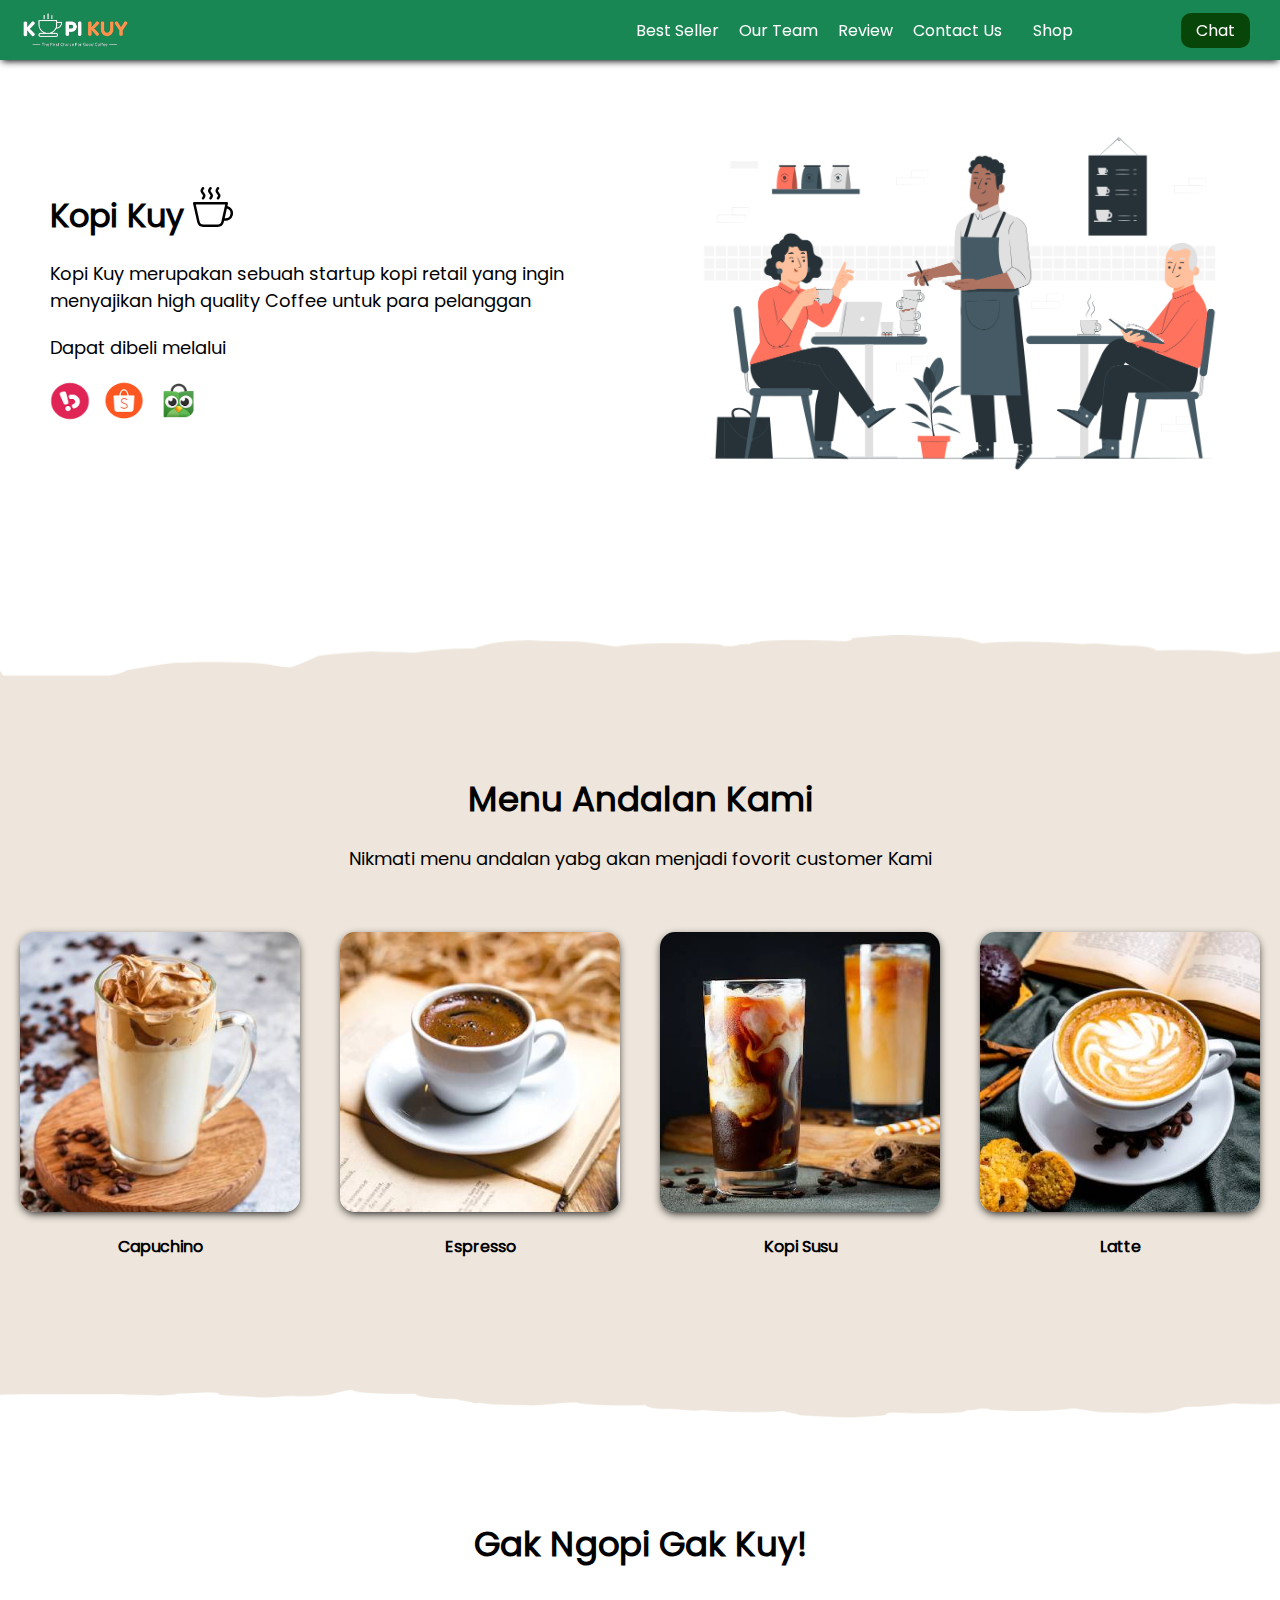
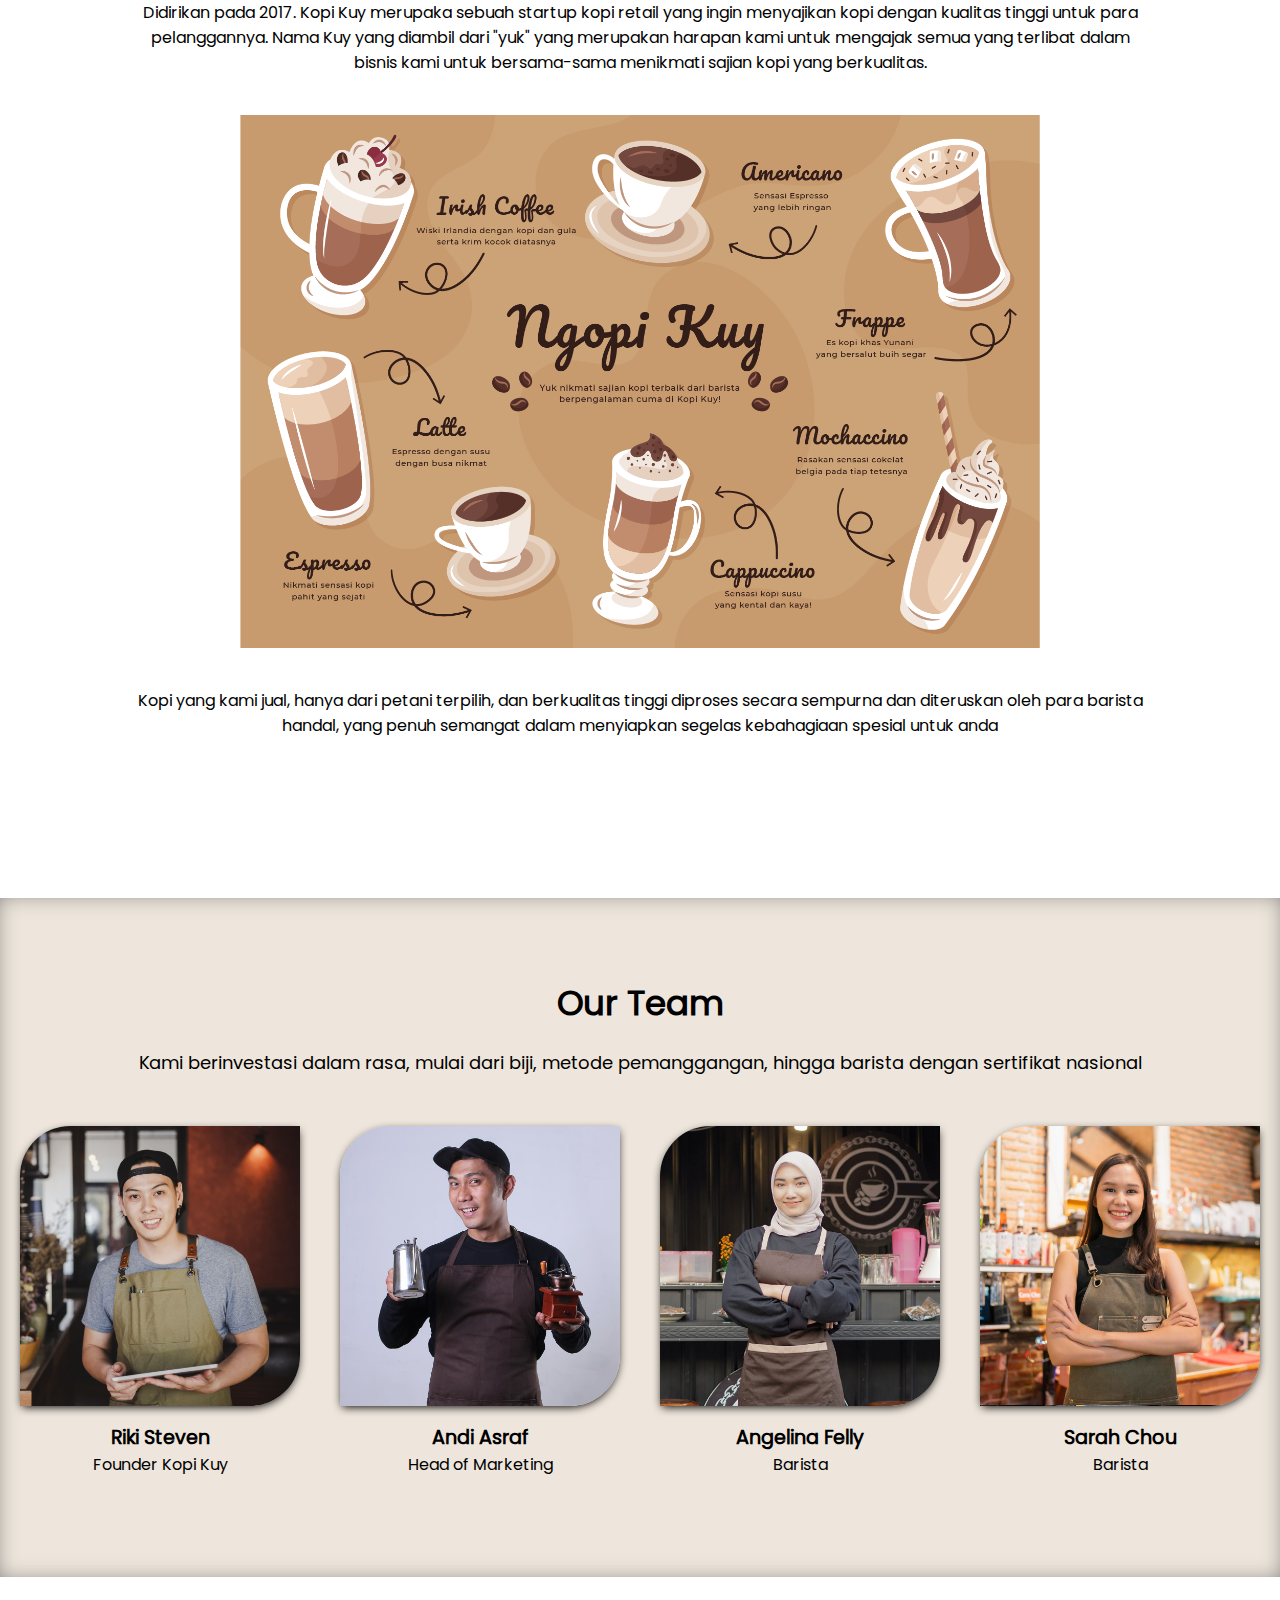
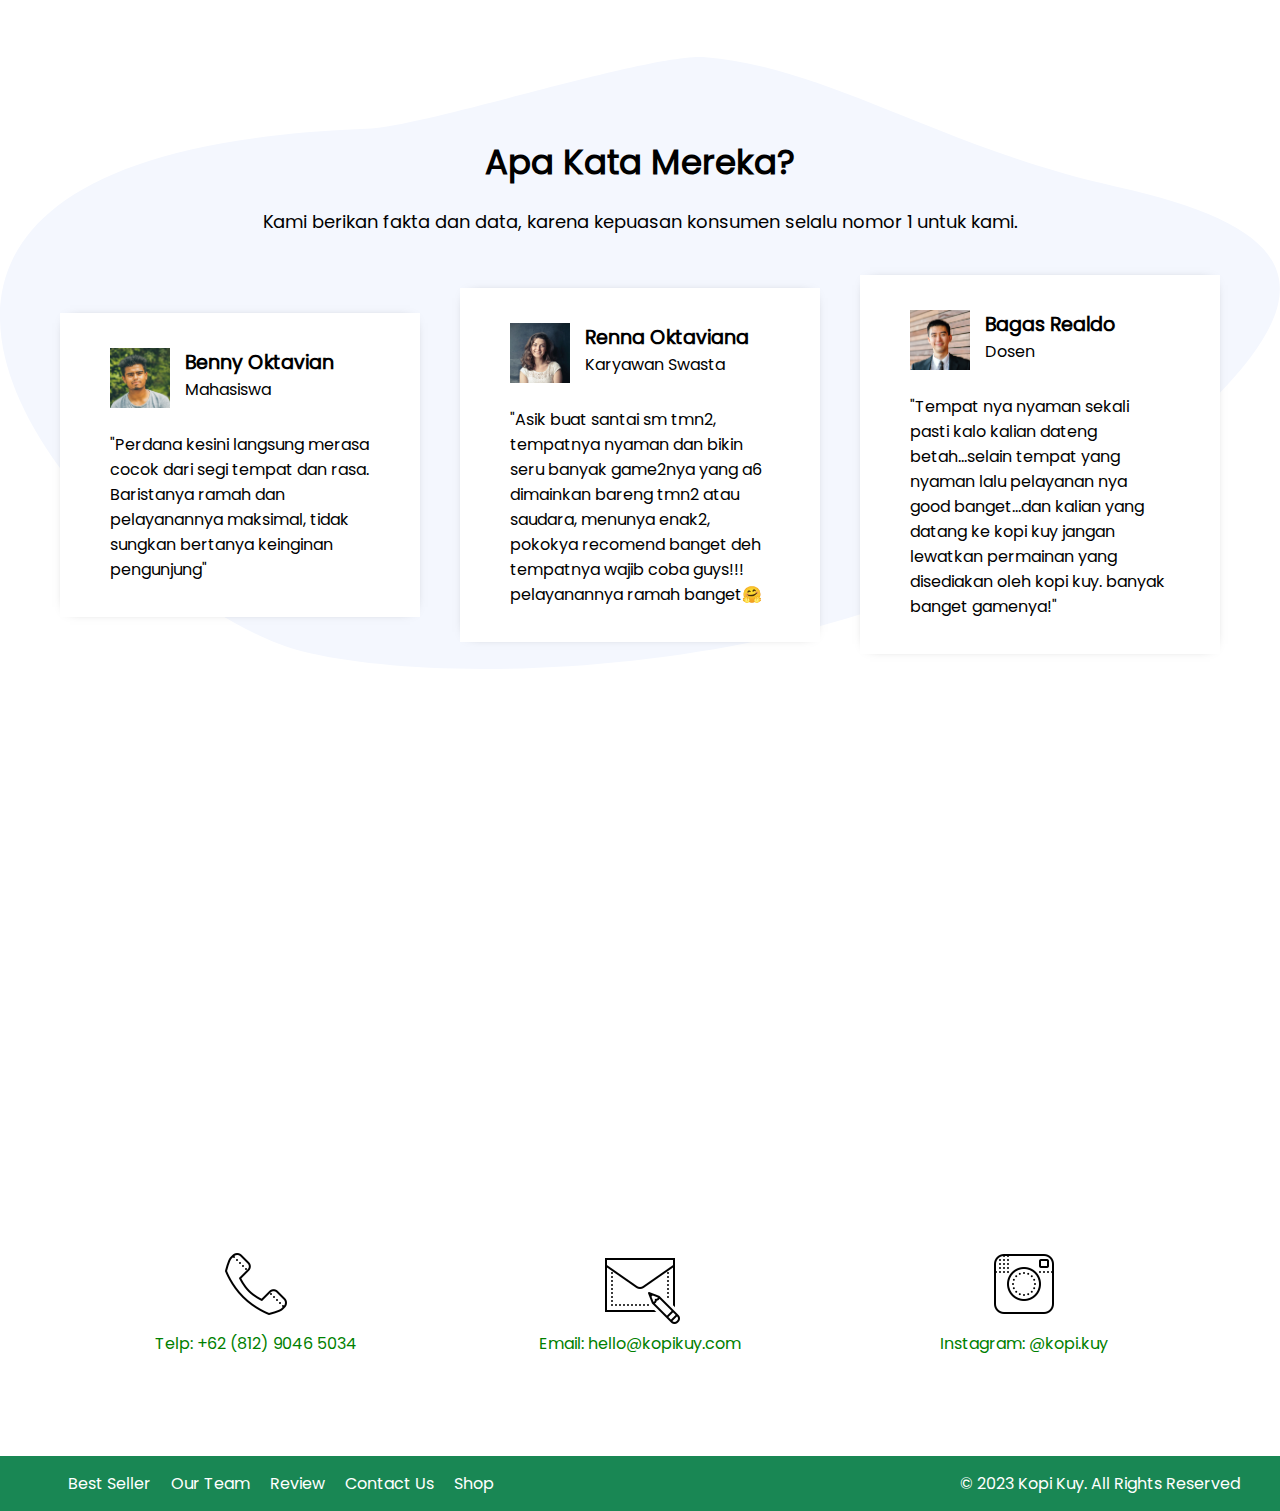
<file: index.html>
<!DOCTYPE html>
<html lang="id">
  <head>
    <meta charset="UTF-8" />
    <meta http-equiv="X-UA-Compatible" content="IE=edge" />
    <meta name="viewport" content="width=device-width, initial-scale=1.0" />
    <link rel="shortcut icon" href="images/favicon.ico" type="image/x-icon" />
    <title>Website Kopi Kuy</title>
    <link rel="stylesheet" href="css/style.css" />
  </head>

  <body>
    <nav>
      <img class="logo" src="images/logo/logo_kuy.png" />
      <div class="navigasi">
        <a href="#best-seller">Best Seller</a>
        <a href="#our-team">Our Team</a>
        <a href="#review">Review</a>
        <a href="#contact-us">Contact Us</a>
      </div>
      <a class="shop" href="produk.html">Shop</a>
      <a
        class="chat"
        href="https://wa.me/628123456?text=Saya ingin bertanya"
        target="_blank"
        >Chat</a
      >
    </nav>
    <header>
      <div class="kiri">
        <h1 id="h1_website">
          Kopi Kuy
          <img src="images/icon/icon_kopi.svg" alt="logo kopi" />
        </h1>
        <p>
          Kopi Kuy merupakan sebuah startup kopi retail yang ingin menyajikan
          high quality Coffee untuk para pelanggan
        </p>
        <p>Dapat dibeli melalui</p>
        <div class="olshop">
          <img src="images/logo/logo_bukalapak.png" alt="logo bukalapak" />
          <img src="images/logo/logo_shopee.png" alt="logo shopee" />
          <img src="images/logo/logo_tokopedia.png" alt="logo tokopedia" />
        </div>
      </div>
      <div class="kanan">
        <img src="images/header/header2.png" alt="gambar header" />
      </div>
    </header>
    <main>
      <section class="best-seller" id="best-seller">
        <h2>Menu Andalan Kami</h2>
        <p>Nikmati menu andalan yabg akan menjadi fovorit customer Kami</p>
        <div class="produk">
          <img src="images/produk/product_capuchino.jpg" alt="Capuchino" />
          <p>Capuchino</p>
        </div>
        <div class="produk">
          <img src="images/produk/product_espresso.jpg" alt="Espresso" />
          <p>Espresso</p>
        </div>
        <div class="produk">
          <img src="images/produk/product_kopi_susu.jpg" alt="Kopi Susu" />
          <p>Kopi Susu</p>
        </div>
        <div class="produk">
          <img src="images/produk/product_latte.jpg" alt="Latte" />
          <p>Latte</p>
        </div>
      </section>
      <section class="about-us" id="about-us">
        <h2>Gak Ngopi Gak Kuy!</h2>
        <p>
          Didirikan pada 2017. Kopi Kuy merupaka sebuah startup kopi retail yang
          ingin menyajikan kopi dengan kualitas tinggi untuk para pelanggannya.
          Nama Kuy yang diambil dari "yuk" yang merupakan harapan kami untuk
          mengajak semua yang terlibat dalam bisnis kami untuk bersama-sama
          menikmati sajian kopi yang berkualitas.
        </p>
        <img src="images/about-us/aset_kopi_jumbo.png" alt="Asset Kopi" />
        <p>
          Kopi yang kami jual, hanya dari petani terpilih, dan berkualitas
          tinggi diproses secara sempurna dan diteruskan oleh para barista
          handal, yang penuh semangat dalam menyiapkan segelas kebahagiaan
          spesial untuk anda
        </p>
      </section>
      <section class="our-team" id="our-team">
        <h2>Our Team</h2>
        <p>
          Kami berinvestasi dalam rasa, mulai dari biji, metode pemanggangan,
          hingga barista dengan sertifikat nasional
        </p>
        <div class="team">
          <img src="images/team/team1.jpg" alt="Team 1" />
          <h3>Riki Steven</h3>
          <p>Founder Kopi Kuy</p>
        </div>
        <div class="team">
          <img src="images/team/team2.jpg" alt="Team 2" />
          <h3>Andi Asraf</h3>
          <p>Head of Marketing</p>
        </div>
        <div class="team">
          <img src="images/team/team3.jpg" alt="Team 3" />
          <h3>Angelina Felly</h3>
          <p>Barista</p>
        </div>
        <div class="team">
          <img src="images/team/team4.jpg" alt="Team 4" />
          <h3>Sarah Chou</h3>
          <p>Barista</p>
        </div>
      </section>
      <section class="review" id="review">
        <h2>Apa Kata Mereka?</h2>
        <p>
          Kami berikan fakta dan data, karena kepuasan konsumen selalu nomor 1
          untuk kami.
        </p>
        <div class="testimoni">
          <img src="images/customer/customer1.jpg" alt="Customer Testimonial" />
          <div class="profile">
            <h3>Benny Oktavian</h3>
            <p>Mahasiswa</p>
          </div>
          <p>
            "Perdana kesini langsung merasa cocok dari segi tempat dan rasa.
            Baristanya ramah dan pelayanannya maksimal, tidak sungkan bertanya
            keinginan pengunjung"
          </p>
        </div>
        <div class="testimoni">
          <img src="images/customer/customer2.jpg" alt="Customer Testimonial" />
          <div class="profile">
            <h3>Renna Oktaviana</h3>
            <p>Karyawan Swasta</p>
          </div>
          <p>
            "Asik buat santai sm tmn2, tempatnya nyaman dan bikin seru banyak
            game2nya yang a6 dimainkan bareng tmn2 atau saudara, menunya enak2,
            pokokya recomend banget deh tempatnya wajib coba guys!!!
            pelayanannya ramah banget🤗
          </p>
        </div>
        <div class="testimoni">
          <img src="images/customer/customer3.jpg" alt="Customer Testimonial" />
          <div class="profile">
            <h3>Bagas Realdo</h3>
            <p>Dosen</p>
          </div>
          <p>
            "Tempat nya nyaman sekali pasti kalo kalian dateng betah...selain
            tempat yang nyaman lalu pelayanan nya good banget...dan kalian yang
            datang ke kopi kuy jangan lewatkan permainan yang disediakan oleh
            kopi kuy. banyak banget gamenya!"
          </p>
        </div>
      </section>
      <section class="contact-us" id="contact-us">
        <iframe
          src="https://www.google.com/maps/embed?pb=!1m14!1m8!1m3!1d7932.741866032694!2d106.668581!3d-6.214715!3m2!1i1024!2i768!4f13.1!3m3!1m2!1s0x2e69f9912c7f297b%3A0xe5a3a671dae861ab!2sKopi%20kuy!5e0!3m2!1sid!2sid!4v1680617229460!5m2!1sid!2sid"
          allowfullscreen=""
          loading="lazy"
          referrerpolicy="no-referrer-when-downgrade"></iframe>
        <div class="kontak">
          <img src="images/icon/icon_phone.png" alt="Telpon" />
          <p>Telp: +62 (812) 9046 5034</p>
        </div>
        <div class="kontak">
          <img src="images/icon/icon_mail.png" alt="Email" />
          <p>Email: hello@kopikuy.com</p>
        </div>
        <div class="kontak">
          <img src="images/icon/icon_instagram.png" alt="Instagram" />
          <p>Instagram: @kopi.kuy</p>
        </div>
      </section>
      <footer>
        <div class="navigasi">
          <a href="#best-seller">Best Seller</a>
          <a href="#our-team">Our Team</a>
          <a href="#review">Review</a>
          <a href="#contact-us">Contact Us</a>
          <a href="produk.html">Shop</a>
        </div>
        <p>© 2023 Kopi Kuy. All Rights Reserved</p>
      </footer>
    </main>
    <script src="js/jquery-3.6.3.min.js"></script>
  </body>
</html>
</file>
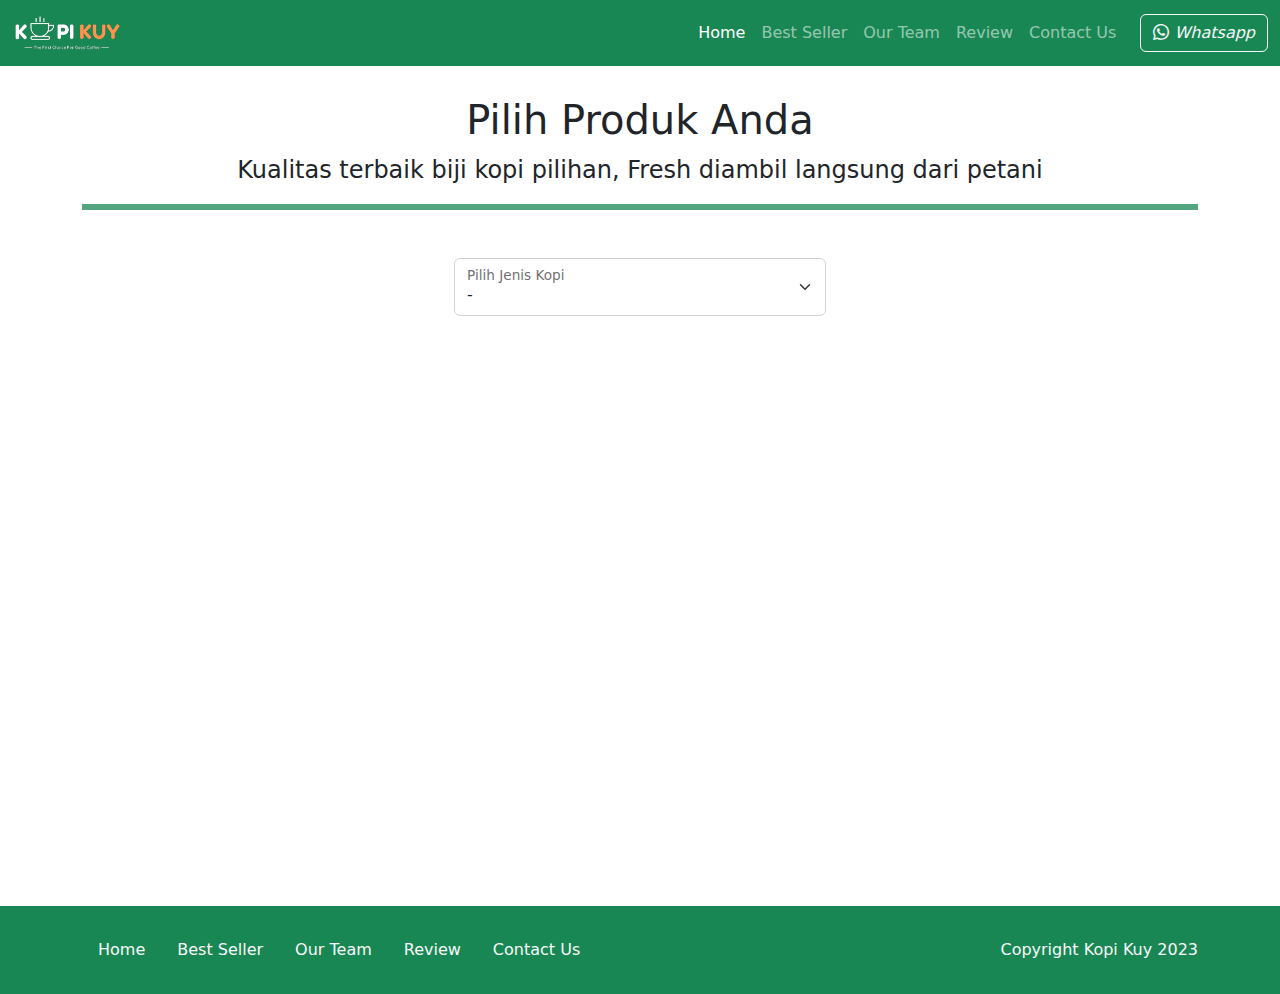
<file: produk.html>
<!DOCTYPE html>
<html lang="id">
<head>
    <meta charset="UTF-8" />
    <meta http-equiv="X-UA-Compatible" content="IE=edge" />
    <meta name="viewport" content="width=device-width, initial-scale=1.0" />
    <link rel="shortcut icon" href="images/favicon/favicon.ico" type="image/x-icon" />
    <title>Produk</title>
    <link rel="shortcut icon" href="images/favicon.ico" type="image/x-icon" />
    <link rel="stylesheet" href="vendor/bootstrap/bootstrap.min.css" />
    <link rel="stylesheet" href="vendor/bootstrap/bootstrap-icons.css" />
    <script src="https://code.jquery.com/jquery-3.6.4.min.js"></script>
    <script src="vendor/bootstrap/bootstrap.bundle.min.js"></script>
    <script src="js/jquery-3.6.3.min.js"></script>
</head>
<body>
      <nav class="navbar navbar-expand-lg bg-success navbar-dark w-100 fixed-top">
      <div class="container-fluid">
        <a class="navbar-brand" href="#">
          <img class="logo" src="images/logo/logo_kuy.png" height="40" />
        </a>
        <button class="navbar-toggler" type="button" data-bs-toggle="collapse" data-bs-target="#navbarSupportedContent" aria-controls="navbarSupportedContent" aria-expanded="false" aria-label="Toggle navigation">
          <span class="navbar-toggler-icon"></span>
        </button>
        <div class="collapse navbar-collapse" id="navbarSupportedContent">
          <ul class="navbar-nav ms-auto me-3 mb-2 mb-lg-0">
            <li class="nav-item">
              <a class="nav-link active" aria-current="page" href="index.html">Home</a>
            </li>
            <li class="nav-item">
              <a class="nav-link" href="index.html#best-seller">Best Seller</a>
            </li>
            <li class="nav-item">
              <a class="nav-link" href="index.html#our-team">Our Team</a>
            </li>
            <li class="nav-item">
              <a class="nav-link" href="index.html#review">Review</a>
            </li>
            <li class="nav-item">
              <a class="nav-link" href="index.html#contact-us">Contact Us</a>
            </li>
          </ul><a class="btn btn-outline-light" href="https://wa.me/6281290465034" target="_blank"><i class="bi bi-whatsapp"> Whatsapp</i></a>
        </div>
      </div>
    </nav>
    <section class="produk text-center my-5 py-5">
      <div class="container">
        <h1>Pilih Produk Anda</h1>
        <p class="fs-4">Kualitas terbaik biji kopi pilihan, Fresh diambil langsung dari petani</p>
        <hr class="border border-success border-3 opacity-75" />
        <div class="form-floating col-md-4 mx-auto my-5">
          <select class="form-select" id="select_kopi">
            <option selected disabled>-</option>
            <option value="arabica">Arabica</option>
            <option value="robusta">Robusta</option>
            <option value="nonkopi">Nonkopi</option>
          </select>
          <label for="select_kopi">Pilih Jenis Kopi</label>
        </div>
        <div id="baris_produk" class="row row-cols-1 row-cols-md-2 row-cols-lg-4"></div>
      </div>
    </section>
    <footer class="bg-success py-4">
      <div class="container">
        <div class="row align-items-center">
          <div class="col-md-8">
            <ul class="nav">
              <li class="nav-item">
                <a class="nav-link link-light active" aria-current="page" href="index.html">Home</a>
              </li>
              <li class="nav-item">
                <a class="nav-link link-light" href="index.html#best-seller">Best Seller</a>
              </li>
              <li class="nav-item">
                <a class="nav-link link-light" href="index.html#our-team">Our Team</a>
              </li>
              <li class="nav-item">
                <a class="nav-link link-light" href="index.html#review">Review</a>
              </li>
              <li class="nav-item">
                <a class="nav-link link-light" href="index.html#contact-us">Contact Us</a>
              </li>
            </ul>
          </div>
          <div class="col-md-4 text-light text-end">Copyright Kopi Kuy 2023</div>
        </div>
      </div>
    </footer>
    <script>
      var sumber = "https://rikikurnia.com/prakerja/api/kopi";
      var sumber2 = "data.json";
      
      select_kopi.onchange = function () {
          var dipilih = select_kopi.value;
          console.log(dipilih);
          ambilData(dipilih);
      }
      
      function ambilData(dipilih) {
          var template = '';
          Promise.all([
              $.getJSON(sumber),
              $.getJSON(sumber2)
          ]).then(function (results) {
              var data1 = results[0];
              var data2 = results[1];
      
              var data_kopi1 = data1[dipilih] || [];
              var data_kopi2 = data2[dipilih] || [];
              var data_kopi = data_kopi1.concat(data_kopi2);
      
              data_kopi.forEach(item => {
                  template += `<div class="col mb-4">
                      <div class="card">
                          <img src="${item.foto}" class="card-img-top" alt="...">
                          <div class="card-body">
                              <h5 class="card-title">${item.nama}</h5>
                              <div class="row hargasize my-4">
                                  <div class="col">
                                      ${item.size}
                                  </div>
                                  <div class="col">
                                      ${item.harga}
                                  </div>
                              </div>
                              <a href="${item.link}" class="btn btn-success w-100"><i class="bi bi-cart4"></i> Beli</a>

                          </div>
                      </div>
                  </div>`;
              });
      
              baris_produk.innerHTML = template;
          }).catch(function (error) {
              console.error("Permintaan Gagal: " + error);
          });
      }
    </script>
  </body>
</html>
</file>
<file: css/style.css>
/* Kode * di bawah ini untuk mereset tampilan setiap web browser supaya seragam */

* {
  box-sizing: border-box;
  margin: 0;
  padding: 0;
}

html {
  /* scroll-behavior: smooth agar scroll ketika klik pada navigasi menjadi halus */
  scroll-behavior: smooth;
}

/* 
Kode di bawah ini untuk mengatur nav sampai footer agar memiliki tampilan flexibel
selengkapnya akan di bahas di hari ke 3
*/

nav,
header,
section,
footer {
  /* 
      display: flex memiliki pengaturan yang dapat mengatur agar elemen
      di dalamnya memiliki ukuran yang fleksibel
      digunakan saat ada elemen yang isinya lebih dari satu kolom
   */
  display: flex;
  /* 
      align-items: center mengatur elemen di dalamnya rata tengah vertikal
   */
  align-items: center;

  /* 
      justify-content: center mengatur elemen di dalamnya rata tengah horizontal
   */
  justify-content: center;

  /* 
      flex-wrap: wrap mengatur agar jika lebar elemen berlebih, maka elemen
      akan otomatis diletakan di baris baru (tidak dipaksakan di satu baris)
   */
  flex-wrap: wrap;
}

/* 
Kode @font-face untuk menginstall font ke dalam Website 
src adalah untuk lokasi fontnya, font dapat di cari di website https://fonts.google.com/
dengan memberi nama family, maka kita mendaftarkan font tersebut ke dalam website
*/

@font-face {
  src: url(../fonts/poppins.woff2);
  font-family: "Poppins";
}

body {
  /* 
   mendaftarkan semua teks pada body menjadi family Poppins 
   kenapa pada body? karena elemen body membungkus semua elemen dari nav section sampai footer
   */
  font-family: "Poppins";
}

/*
Misalnya ada font dari google yang bernama Irish Grover yang berada di:
https://fonts.gstatic.com/s/irishgrover/v23/buExpoi6YtLz2QW7LA4flVgv__RP.woff2

maka bisa coba copy kode berikut untuk menginstall font tadi:

@font-face {
  font-family: 'Irish Grover';
  font-style: normal;
  font-weight: 400;
  src: url(https://fonts.gstatic.com/s/irishgrover/v23/buExpoi6YtLz2QW7LA4flVgv__RP.woff2) format('woff2');
}

Jika kode di atas sudah di copy
Nanti pada element yang ingin menggunakan font Irish Grover Tadi, tinggal diganti font-familynya
misal mau mengganti h1 dan h2 maka kodenya sebagai berikut:

h1,h2 {
   font-family: 'Irish Grover';
}

*/

a {
  /* menghilangkan garis bawah pada link */
  text-decoration: none;

  /* 
   color: adalah untuk mengganti warna tulisan.
   color:unset digunakan pada a untuk menghilangkan warna bawaan pada link (biasanya warna biru) 
   */
  color: unset;
}

h2 {
  /* mengatur ukuran huruf ke 34 pixel */
  font-size: 34px;
}

h3 {
  /* mengatur ukuran huruf ke 1.2rem */
  font-size: 1.2rem;
}

h1,
h2,
h3 {
  /* mengatur tebal huruf bisa bold, normal*/
  font-weight: bold;
}

img {
  /* 
      kode max-width artinya lebar maksimal
      mengatur agar semua elemen img memiliki lebar maksimal 100% agar
      besar gambar tidak melebihi layar ataupun elemen pembungkus
   */
  max-width: 100%;
}

/* Navigasi */

nav {
  /* 
   background-color mengatur warna latar belakang 
   untuk pengguna hp, pergantian warna tidak bisa seperti vs code
   hanya dapat menggunakan warna bahasa inggris seperti: red, green, brown, purple dsb
   untuk pengguna vscode silahkan arahkan mouse ke kotak warna di bawah
   untuk mengganti warna sesuai keinginan
   */
  background-color: #198754;

  /* box-shadow membuat efek bayangan */
  box-shadow: 0 3px 7px -2px #000;

  /* width mengatur lebar elemen. 100% agar lebarnya full dari kiri sampai kanan layar */
  width: 100%;

  /* 
   padding digunakan untuk memberi jarak ke dalam. 
   efeknya bila digunakan pada elemen yang memiliki warna latar akan membuat elemen tersebut 'gemuk'
   padding-top artinya jarak ke atas, nilai padding dapat berupa
   padding-top, padding-bottom, padding-left, padding-right
   */
  padding-top: 10px;
  padding-bottom: 10px;

  /* 
   position mengatur posisi elemen, position:fixed supaya elemen nav akan ikut menempel di atas layar
   saat kita scroll ke bawah. Jika ingin navigasi gak nempel, bisa menggunakan position:static;
   */
  position: fixed;

  /* Nilai z-index semakin besar, maka elemen akan semakin di depan */
  z-index: 500;
}

img.logo {
  /* height mengatur tinggi elemen */
  height: 40px;
  /* penjelasan margin mirip dengan padding, fungsinya untuk memberi jarak pada elemen */
  margin-left: 20px;
}

div.navigasi {
  margin-left: auto;
  margin-right: 15px;
}

nav a {
  color: #fff;
  padding-left: 8px;
  padding-right: 8px;
}

a.shop {
  margin-right: 100px;
}

a.chat {
  margin-right: 30px;
  background-color: rgb(8, 69, 8);
  color: #fff;
  padding-top: 5px;
  padding-right: 15px;
  padding-bottom: 5px;
  padding-left: 15px;
  border-radius: 10px;
}

/* 
   PERHATIKAN bahwa dalam mengatur elemen, nama elemen langsung ditulis
   sedangkan untuk mengatur class, dibutuhkan tanda titik (.) terlebih dulu
   img {} berarti seluruh elemen dengan tag img (<img src="....">), 
   sedangkan .img artinya hanya elemen dengan class img (<img class="img" src="...">) 
*/

/* HEADER */

header,
section {
  /*
    padding mengatur jarak ke dalam
    pada padding dan margin ditambahkan top / right / bottom / top 
    untuk mengatur jarak masing-masing 
   */
  padding-top: 80px;
  padding-bottom: 80px;

  /* margin mengatur jarak ke luar */
  margin-bottom: 80px;
}

/* penulisan CSS dapat digabung dengan beberapa elemen */
header div.kiri,
header div.kanan {
  /* width mengatur lebar elemen. 50% artinya setengah ukuran elemen pembungkus */
  width: 50%;
  padding: 50px;
}

header h1 {
  margin-bottom: 20px;
}

header p {
  /* font-size digunakan untuk mengatur ukuran huruf */
  font-size: 18px;
  margin-bottom: 20px;
}

div.olshop img {
  width: 40px;
  /* aspect-ratio:1 agar tinggi menyesuaikan width */
  aspect-ratio: 1;
  margin-right: 10px;
}

/* Best Seller */

section.best-seller {
  position: relative;

  /* background-color mengatur warna latar belakang elemen */
  background-color: #eee6dc;

  /* text-align mengatur rata tulisan, bisa bernilai: left, right, center, justify */
  text-align: center;
}

/* 
terkait position, after, dan before memerlukan pemahaman mendalam
terkait layout pada CSS untuk dapat memahami secara penuh 
*/

section.best-seller::before,
section.best-seller::after {
  position: absolute;
  content: "";
  width: 100%;
  height: 76px;

  /* background-image untuk menambahkan gambar sebagai background */
  background-image: url(../images/background/garis-atas.png);

  /*background-size agar gambar latar menyesuaikan tinggi / lebar elemen */
  background-size: cover;

  top: -60px;
  left: 0;
}

section.best-seller::after {
  height: 60px;
  background-image: url(../images/background/garis-bawah.png);
  top: unset;
  bottom: -60px;
}

section.best-seller h2 {
  margin-bottom: 20px;
  width: 100%;
}

/* 
Penulisan section.best-seller > p berarti mengatur elemen p yang langsung
di bungkus oleh elemen <section class="best-seller">
aturan ini tidak berlaku untuk elemen <p> yang ada di dalam <div class="produk">
*/

section.best-seller > p {
  font-size: 18px;
  margin-bottom: 40px;
  width: 100%;
}

div.produk {
  /* 
      Penulisan padding dan margin seperti padding:20px ini penulisan singkat 
      yang berarti top, right, bottom, left nilainya sama, yaitu 20px 
   */
  padding: 20px;
  width: 25%;
}

div.produk img {
  /* transition membuat animasi transisi dari perubahan style, 0.3s berarti 0.3 detik */
  transition: all 0.3s ease;

  /* border-radius  Membuat sudut membulat */
  border-radius: 15px;

  /* box-shadow membuat efek bayangan */
  box-shadow: 0 3px 10px -2px #000;
}

/*

kode div.produk img:hover akan dijalankan saat mouse ada di atas elemen <img> yang ada
di dalam <div class="produk"> 
karena ada efek transition pada div.produk img 
maka akan menghasilkan efek animasi yang smooth

*/
div.produk img:hover {
  /* membuat transformasi, bisa berupa scale(1.05), rotate(180deg), translateY(-50px), dsb */
  transform: scale(0.9);
  border-radius: 50%;
}

div.produk p {
  margin-top: 15px;
  font-weight: bold;
}

/* About US */

section.about-us {
  /* max-width: 80%; mengatur lebar maksimal elemen tidak boleh melebihi 80% layar */
  max-width: 80%;

  /* margin-left dan margin-right auto akan membuat posisi elemen berada di tengah */
  margin-left: auto;
  margin-right: auto;
  text-align: center;
}

section.about-us h2 {
  margin-bottom: 30px;
  width: 100%;
}

section.about-us img {
  /* 
      Penulisan width: 800px dan max-width: 100% mengatur agar
      elemen memiliki lebar 800px namun tidak boleh melebihi 100% ukuran layar
   */
  width: 800px;
  max-width: 100%;
  margin: auto;
}

/*
section.about-us p:nth-child(2) berarti mengatur elemen ke 2 dengan jenis <p>
yang ada di dalam <section class="about-us">
*/

section.about-us p:nth-child(2) {
  margin-bottom: 40px;
}

section.about-us p:nth-child(4) {
  margin-top: 40px;
}

/* OUR TEAM */

section.our-team {
  background-color: #eee6dc;
  box-shadow: inset 0px 0px 23px -6px #707070;
  text-align: center;
}

section.our-team h2 {
  margin-bottom: 20px;
  width: 100%;
}

section.our-team > p {
  margin-bottom: 30px;
  font-size: 18px;
  width: 800px;
  max-width: 90%;
  margin-left: auto;
  margin-right: auto;
  width: 100%;
}

div.team {
  width: 25%;
  padding: 20px;
}

div.team img {
  width: 100%;
  aspect-ratio: 1/1;
  object-fit: cover;
  box-shadow: 0 3px 10px -2px #000;
  border-radius: 50px 0px 50px 0px;
  margin-bottom: 10px;
}

/* REVIEW */

section.review {
  background-image: url(../images/background/bg-review.svg);
  /* 
      background-size: contain;
      membuat gambar latar belakang tidak terpotong
   */
  background-size: contain;

  /* 
      background-repeat: no-repeat;
      membuat gambar latar belakang tidak diulang (duplikat)
   */
  background-repeat: no-repeat;
  padding-left: 40px;
  padding-right: 40px;
  justify-content: space-around;
  /* align-items: stretch; membuat tinggi elemen di dalam .review .baris seragam */
  text-align: center;
}

section.review h2 {
  margin-bottom: 20px;
  width: 100%;
}

section.review > p {
  margin-bottom: 40px;
  font-size: 18px;
  width: 100%;
}

div.testimoni {
  width: 30%;
  display: flex;
  flex-wrap: wrap;
  padding: 35px 50px;
  box-shadow: 0px 0px 12px -10px #000;
  background-color: #fff;
}

div.testimoni img {
  width: 60px;
  height: 60px;
  margin-right: 15px;
  object-fit: cover;
}

div.profile {
  text-align: left;
  display: block;
  margin-bottom: 30px;
  width: calc(100% - 75px);
}

div.profile p {
  width: 100%;
  text-align: left;
}

div.testimoni > p {
  width: 100%;
  text-align: left;
}

/* CONTACT US */
section.contact-us {
  margin-bottom: 20px;
}

section.contact-us iframe {
  width: 100%;
  height: 300px;
  border: 0;
}

div.kontak {
  width: 30%;
  /* color mengatur warna tulisan */
  color: green;
  text-align: center;
  margin-top: 50px;
}

/* FOOTER */

footer {
  background-color: #198754;
  padding-top: 15px;
  padding-bottom: 15px;
  color: #fff;
  padding-right: 40px;
  padding-left: 40px;
}

footer div.navigasi {
  margin-left: 20px;
  margin-right: auto;
}

footer div.navigasi a {
  padding: 8px;
}

@media (max-width: 768px) {
  div.navigasi {
    display: none;
  }

  a.shop {
    margin-right: 20px;
  }

  img.logo {
    margin-right: auto;
  }

  header div.kiri,
  header div.kanan {
    padding: 20px;
    text-align: center;
    width: 100%;
  }

  div.produk,
  div.team,
  div.kontak {
    width: 50%;
  }

  div.testimoni {
    width: 100%;
    margin-bottom: 30px;
  }
}

/* Kode CSS Selesai di sini */
</file>
